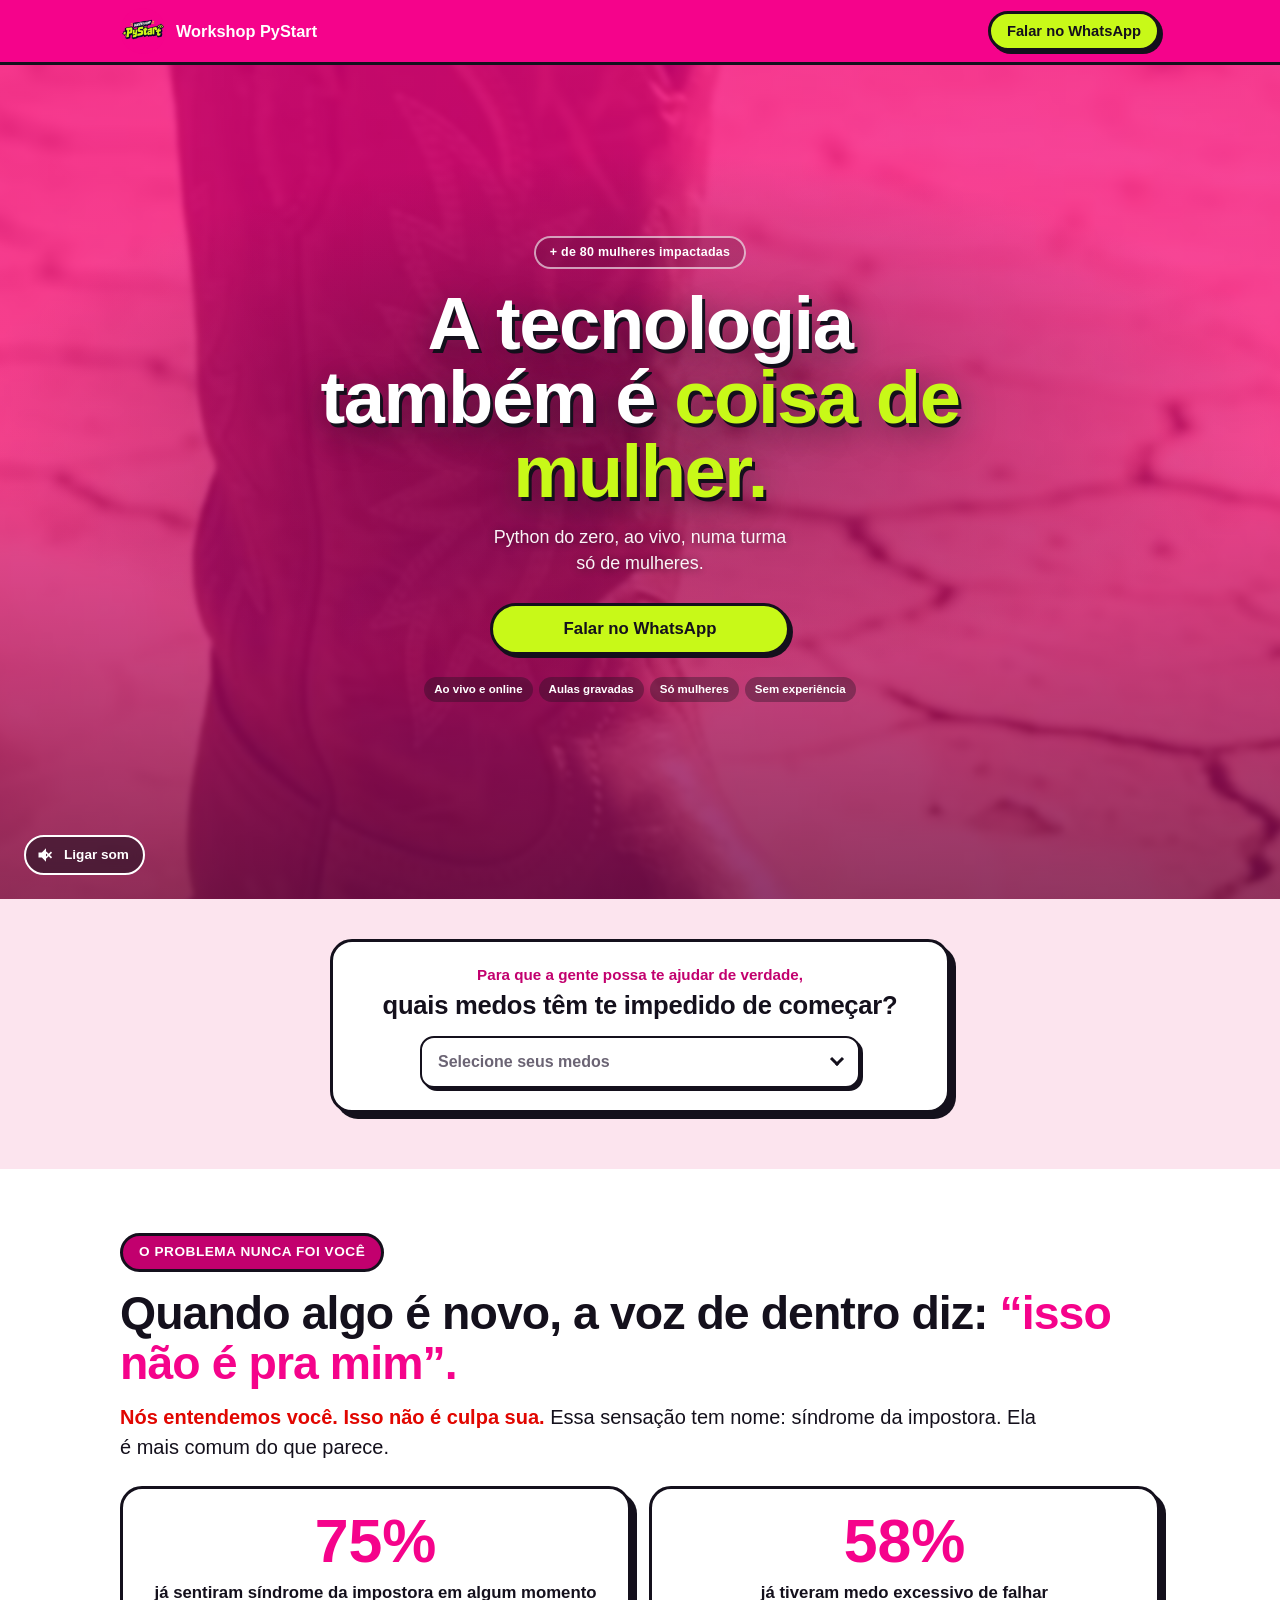
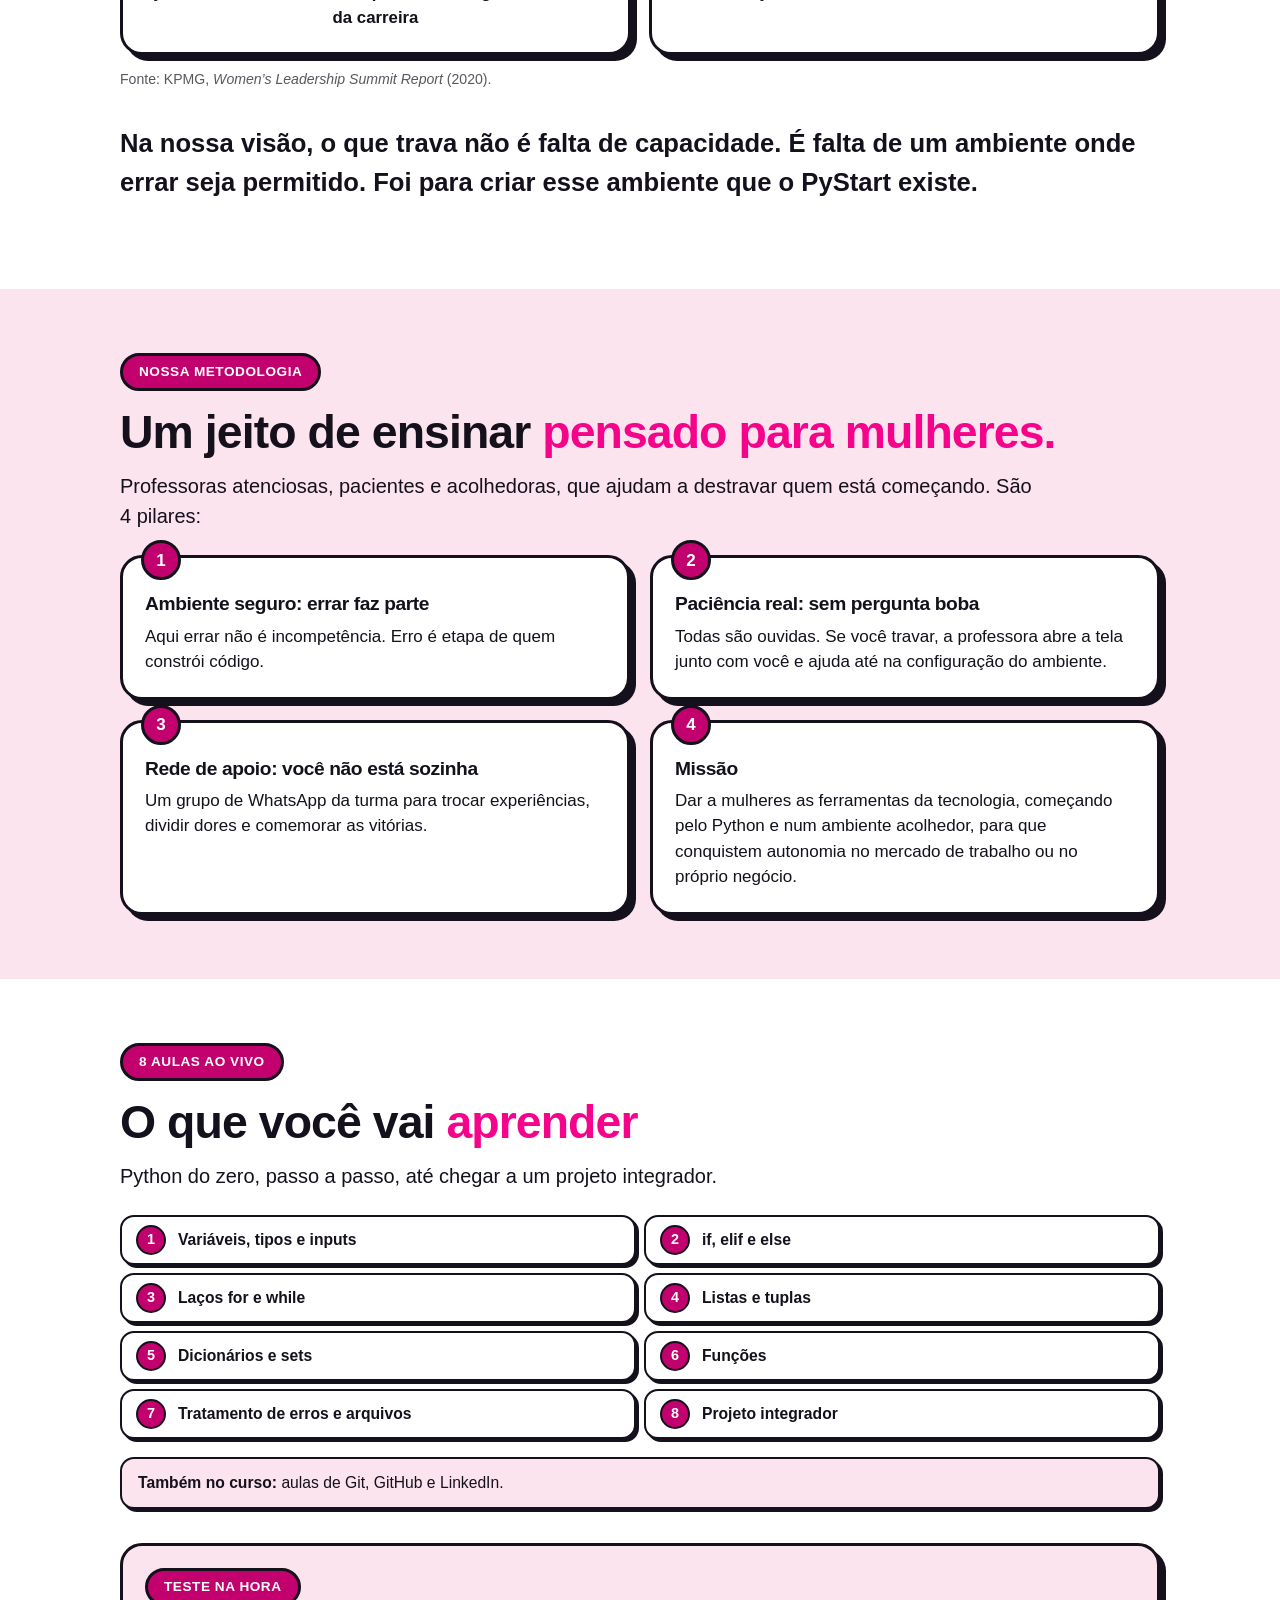
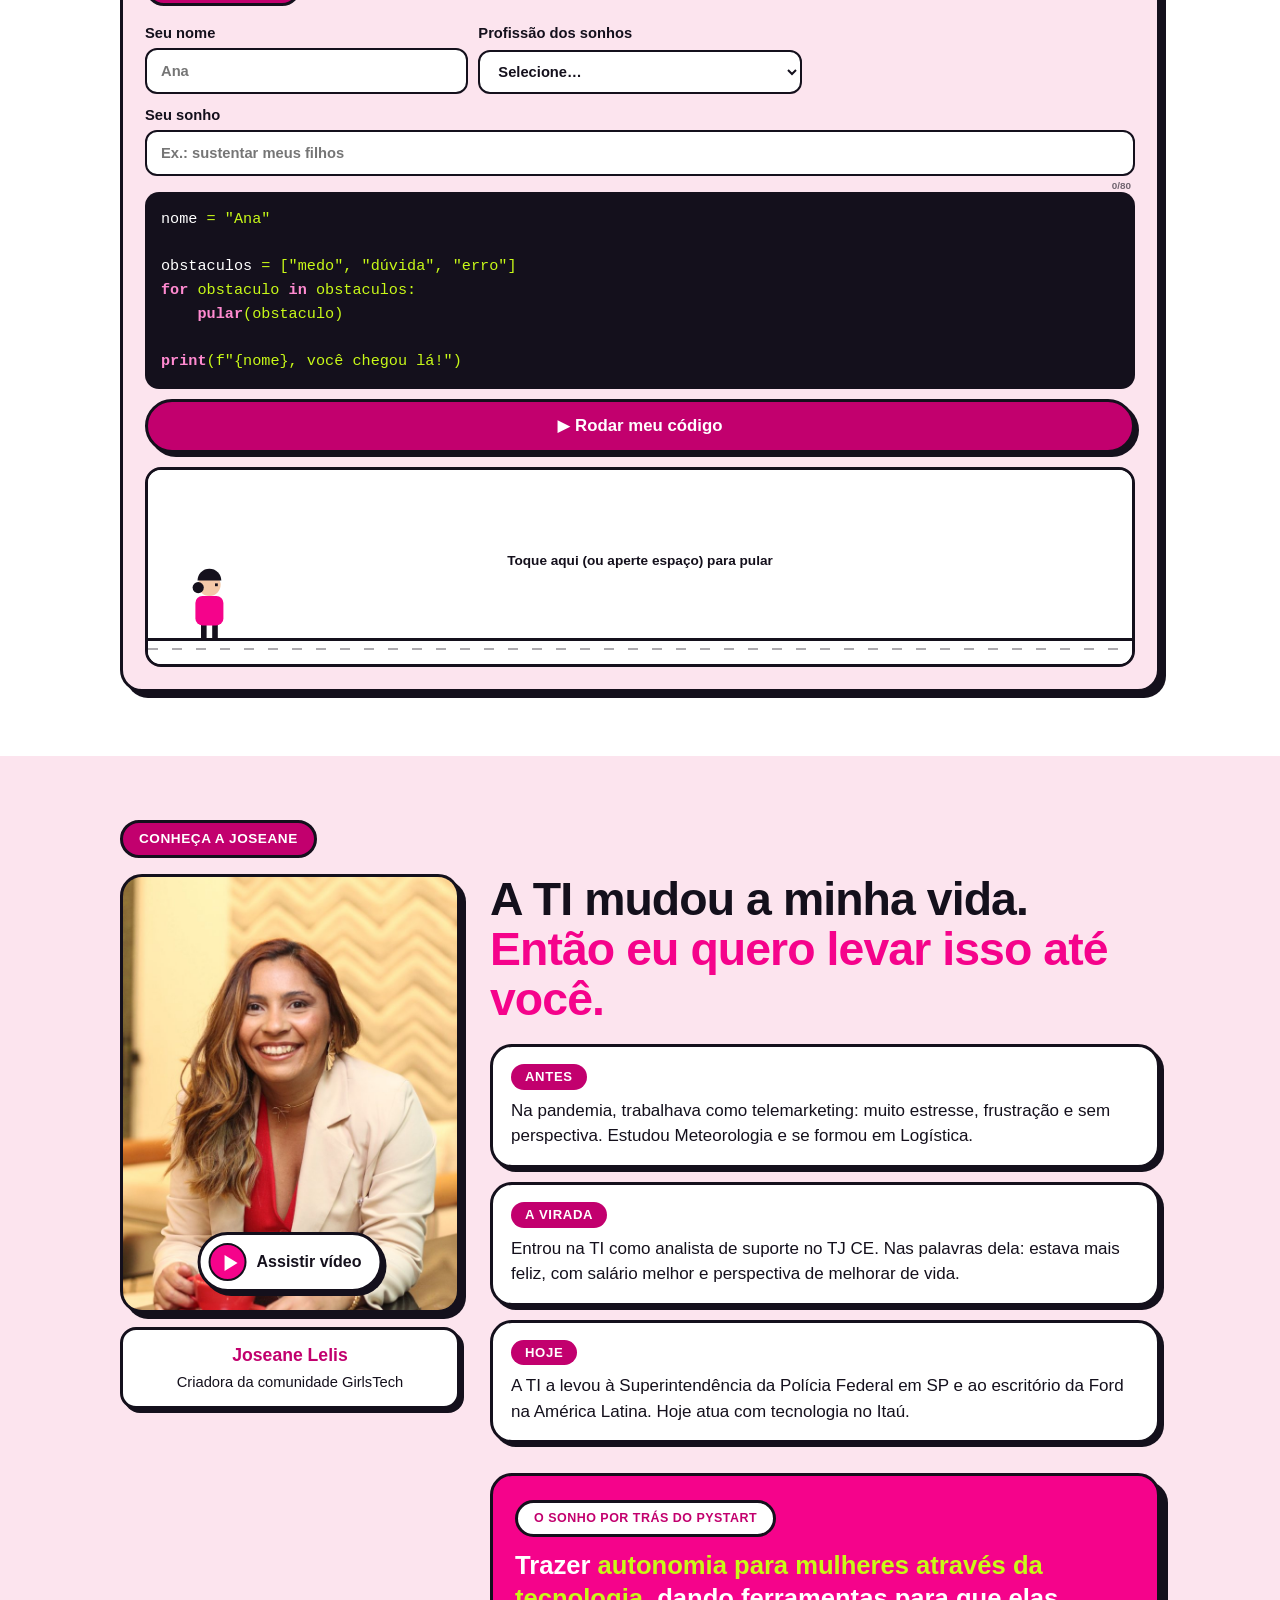
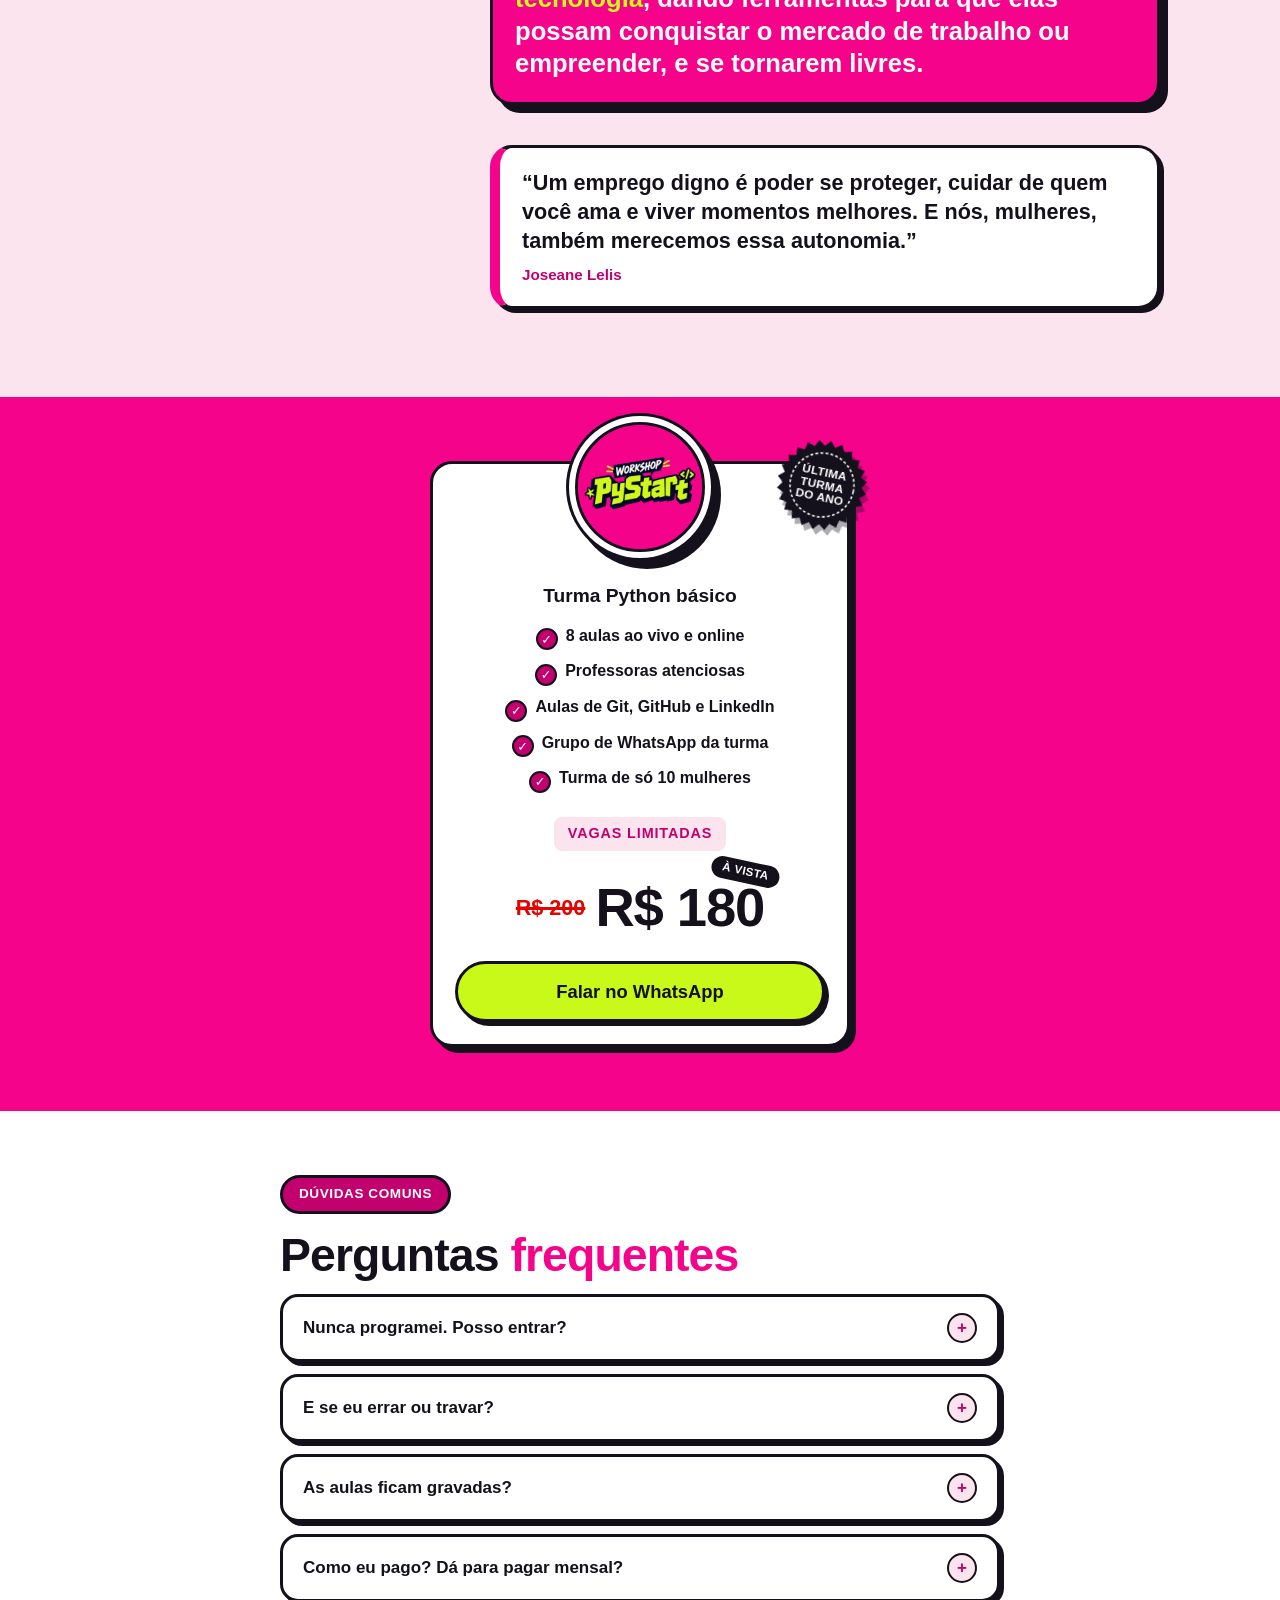
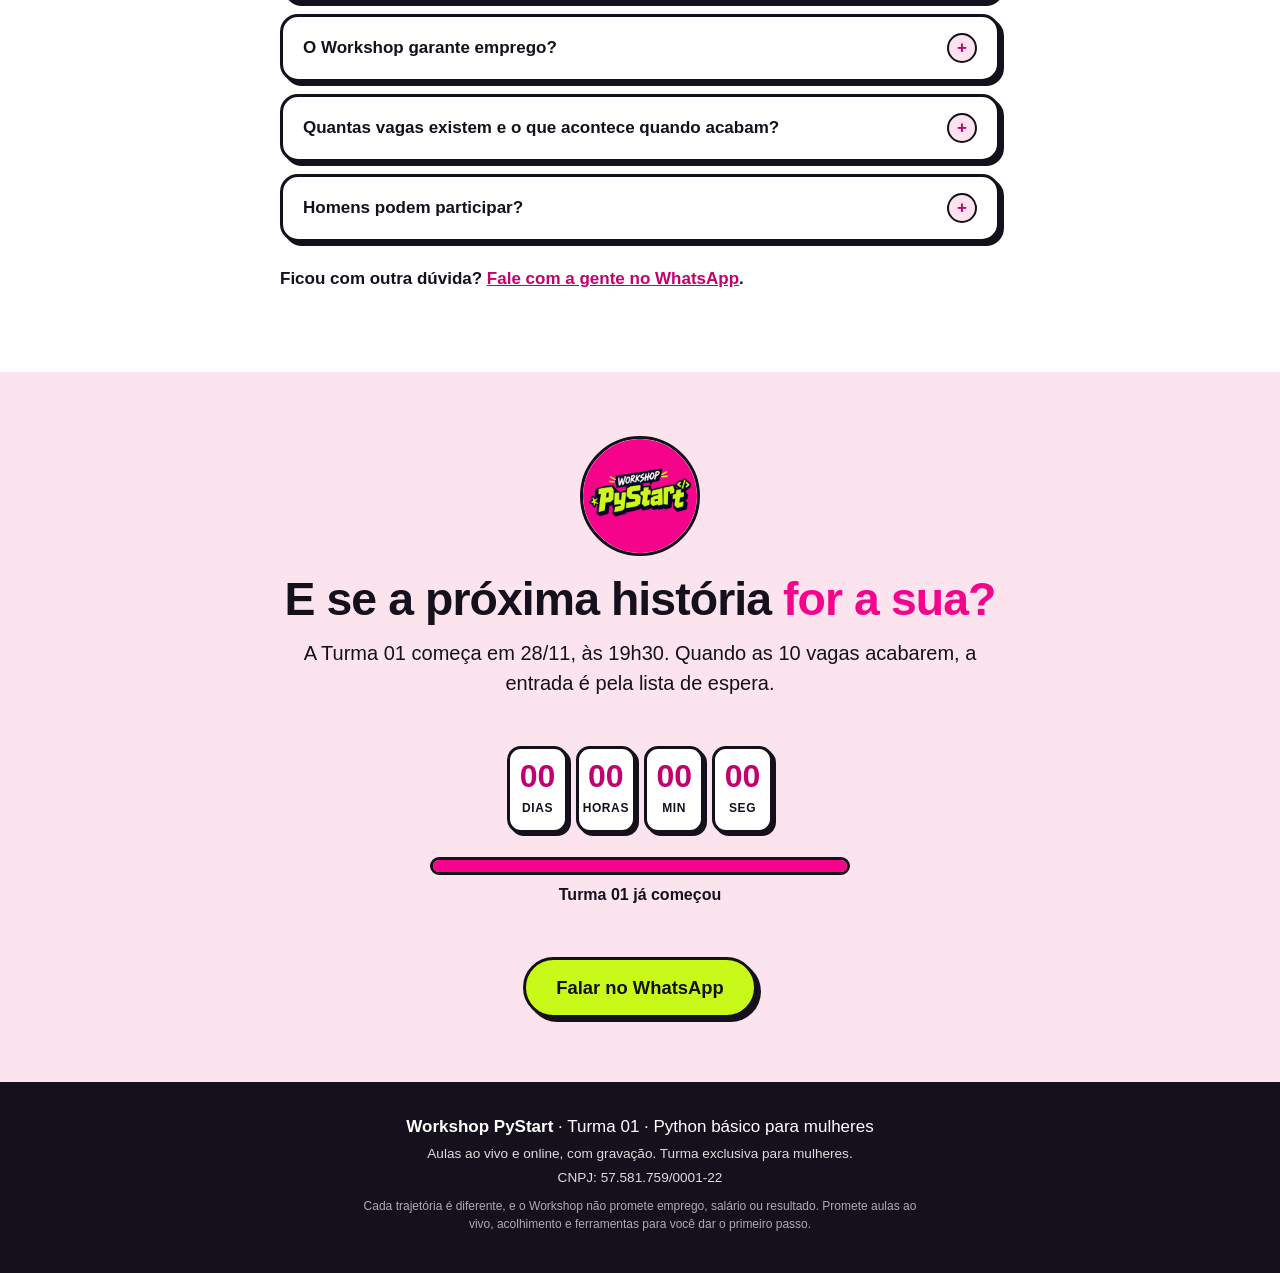
<file: index.html>
<!doctype html>
<html lang="pt-BR">
<head>
<meta charset="utf-8">
<meta name="viewport" content="width=device-width, initial-scale=1">
<title>Curso de Python para mulheres, do zero e ao vivo | Workshop PyStart</title>
<meta name="description" content="Aprenda Python do zero em 8 aulas ao vivo e online, numa turma só de mulheres. Professoras pacientes, aulas gravadas, Git, GitHub e LinkedIn. Começa em 28/11.">
<meta name="robots" content="index, follow, max-image-preview:large, max-snippet:-1">
<link rel="canonical" href="https://josyls.github.io/Pystart/">
<meta name="theme-color" content="#F5038B">
<meta name="author" content="Workshop PyStart">
<link rel="icon" type="image/png" sizes="128x128" href="assets/img/favicon.png">
<link rel="apple-touch-icon" href="assets/img/logo.png">
<link rel="sitemap" type="application/xml" href="sitemap.xml">
<meta name="google-site-verification" content="Z8egjiRvmtWa9MmFfc_MPmR0uSKW_LQO869b_a_raVQ">

<!-- Prévia ao compartilhar (WhatsApp, Instagram, Facebook, LinkedIn, X) -->
<meta property="og:type" content="website">
<meta property="og:locale" content="pt_BR">
<meta property="og:site_name" content="Workshop PyStart">
<meta property="og:title" content="Curso de Python para mulheres, do zero e ao vivo | Workshop PyStart">
<meta property="og:description" content="8 aulas ao vivo, turma de 10 mulheres, professoras pacientes. Começa em 28/11 às 19h30.">
<meta property="og:url" content="https://josyls.github.io/Pystart/">
<meta property="og:image" content="https://josyls.github.io/Pystart/assets/img/og.jpg">
<meta property="og:image:width" content="1200">
<meta property="og:image:height" content="630">
<meta property="og:image:alt" content="Workshop PyStart: curso de Python para mulheres">
<meta name="twitter:card" content="summary_large_image">
<meta name="twitter:title" content="Curso de Python para mulheres, do zero e ao vivo | Workshop PyStart">
<meta name="twitter:description" content="8 aulas ao vivo, turma de 10 mulheres, professoras pacientes. Começa em 28/11 às 19h30.">
<meta name="twitter:image" content="https://josyls.github.io/Pystart/assets/img/og.jpg">

<!-- Dados estruturados para o Google (organização, curso, evento online e perguntas frequentes).
     Ao mudar a data/preço da turma em config.js, atualize também startDate/price aqui. -->
<script type="application/ld+json">
{
  "@context": "https://schema.org",
  "@graph": [
    {
      "@type": "Organization",
      "@id": "https://josyls.github.io/Pystart/#org",
      "name": "Workshop PyStart",
      "url": "https://josyls.github.io/Pystart/",
      "logo": "https://josyls.github.io/Pystart/assets/img/logo.png",
      "founder": { "@type": "Person", "name": "Joseane Lelis" }
    },
    {
      "@type": "WebSite",
      "@id": "https://josyls.github.io/Pystart/#site",
      "name": "Workshop PyStart",
      "url": "https://josyls.github.io/Pystart/",
      "inLanguage": "pt-BR",
      "publisher": { "@id": "https://josyls.github.io/Pystart/#org" }
    },
    {
      "@type": "Course",
      "@id": "https://josyls.github.io/Pystart/#curso",
      "name": "Python básico para mulheres",
      "description": "Curso de Python do zero em 8 aulas ao vivo e online, numa turma exclusiva para mulheres, com aulas gravadas e aulas de Git, GitHub e LinkedIn.",
      "url": "https://josyls.github.io/Pystart/",
      "image": "https://josyls.github.io/Pystart/assets/img/og.jpg",
      "inLanguage": "pt-BR",
      "educationalLevel": "Iniciante",
      "teaches": ["Python", "Lógica de programação", "Git", "GitHub", "LinkedIn"],
      "provider": { "@id": "https://josyls.github.io/Pystart/#org" },
      "offers": {
        "@type": "Offer",
        "category": "Paid",
        "price": "180",
        "priceCurrency": "BRL",
        "availability": "https://schema.org/LimitedAvailability",
        "url": "https://josyls.github.io/Pystart/#garanta"
      },
      "hasCourseInstance": {
        "@type": "CourseInstance",
        "courseMode": "Online",
        "startDate": "2026-11-28T19:30:00-03:00",
        "instructor": { "@type": "Person", "name": "Joseane Lelis" },
        "location": { "@type": "VirtualLocation", "url": "https://josyls.github.io/Pystart/" }
      }
    },
    {
      "@type": "EducationEvent",
      "@id": "https://josyls.github.io/Pystart/#turma",
      "name": "Workshop PyStart – Python do zero para mulheres (Turma 01)",
      "description": "Primeira aula da turma de Python do zero, ao vivo e online, exclusiva para mulheres. 8 aulas, turma de 10 alunas.",
      "image": "https://josyls.github.io/Pystart/assets/img/og.jpg",
      "startDate": "2026-11-28T19:30:00-03:00",
      "eventStatus": "https://schema.org/EventScheduled",
      "eventAttendanceMode": "https://schema.org/OnlineEventAttendanceMode",
      "inLanguage": "pt-BR",
      "location": { "@type": "VirtualLocation", "url": "https://josyls.github.io/Pystart/" },
      "organizer": { "@id": "https://josyls.github.io/Pystart/#org" },
      "performer": { "@type": "Person", "name": "Joseane Lelis" },
      "maximumAttendeeCapacity": 10,
      "offers": {
        "@type": "Offer",
        "price": "180",
        "priceCurrency": "BRL",
        "availability": "https://schema.org/LimitedAvailability",
        "url": "https://josyls.github.io/Pystart/#garanta"
      }
    },
    {
      "@type": "FAQPage",
      "@id": "https://josyls.github.io/Pystart/#duvidas",
      "mainEntity": [
        { "@type": "Question", "name": "Nunca programei. Posso entrar?", "acceptedAnswer": { "@type": "Answer", "text": "Pode. O PyStart é Python do zero e você não precisa saber nada antes." } },
        { "@type": "Question", "name": "E se eu errar ou travar?", "acceptedAnswer": { "@type": "Answer", "text": "Errar faz parte e ninguém vai achar isso incompetência. Se você travar, a professora abre a tela junto com você e ajuda até na configuração do ambiente. Não existe pergunta boba." } },
        { "@type": "Question", "name": "As aulas ficam gravadas?", "acceptedAnswer": { "@type": "Answer", "text": "Sim, as aulas ficam gravadas. Elas acontecem ao vivo, às 19h30 (horário de Brasília), e é ao vivo que você tira as dúvidas com a professora." } },
        { "@type": "Question", "name": "Como eu pago? Dá para pagar mensal?", "acceptedAnswer": { "@type": "Answer", "text": "À vista, são R$ 180 pelo botão “Garanta sua vaga”. Se preferir pagar mensal, em 2× de R$ 100, peça a sua vaga mensal pelo WhatsApp." } },
        { "@type": "Question", "name": "O Workshop garante emprego?", "acceptedAnswer": { "@type": "Answer", "text": "Não. A gente não promete emprego, salário nem resultado. Prometemos aulas ao vivo, acolhimento e ferramentas (Python, Git, GitHub e LinkedIn) para você dar o primeiro passo." } },
        { "@type": "Question", "name": "Quantas vagas existem e o que acontece quando acabam?", "acceptedAnswer": { "@type": "Answer", "text": "São 10 vagas, confirmadas por ordem de pagamento. Depois da 10ª pessoa, as próximas entram na lista de espera." } },
        { "@type": "Question", "name": "Homens podem participar?", "acceptedAnswer": { "@type": "Answer", "text": "Não. A turma é exclusiva para mulheres." } }
      ]
    }
  ]
}
</script>

<script>document.documentElement.classList.add("js");if(!location.hash&&(window.scrollY||0)<10)document.documentElement.classList.add("pre-scroll");setTimeout(function(){document.documentElement.classList.add("reveal-all")},3500);</script>
<link rel="stylesheet" href="assets/style.css?v=62">
</head>
<body data-state="open">
<a class="skip" href="#conteudo">Pular para o conteúdo</a>
<div class="dev-warn" id="dev-warn" hidden>⚠️ Falta preencher o número do WhatsApp em <b>config.js</b> (campo <b>whatsapp</b>). Esta faixa só aparece no seu computador.</div>

<!-- ============ TOPO ============ -->
<header class="topbar">
  <div class="wrap topbar__in">
    <a class="brand" href="#topo" aria-label="Workshop PyStart – início">
      <img src="assets/img/logo.png" width="46" height="46" alt="">
      <span>Workshop PyStart</span>
    </a>
    <a class="btn btn--sm btn--lime" data-pay data-when="open" href="#garanta">Garanta sua vaga</a>
    <a class="btn btn--sm btn--lime" data-wa="espera" data-when="full" href="#garanta">Lista de espera</a>
    <a class="btn btn--sm btn--lime" data-wa="geral" data-when="closed" href="#garanta">Falar no WhatsApp</a>
  </div>
</header>

<main id="conteudo">

<!-- ============ HERO ============ -->
<section class="hero" id="topo">
  <div class="hero__bg" aria-hidden="true">
    <video class="hero__video" id="hero-video" autoplay muted loop playsinline webkit-playsinline disablepictureinpicture disableremoteplayback preload="auto" poster="assets/video/hero-poster.jpg">
      <source src="assets/video/hero.mp4" type="video/mp4">
    </video>
    <!-- reserva para quando o celular bloqueia vídeo automático (ex.: iPhone em Modo de Pouca Energia): imagem animada roda mesmo assim -->
    <img class="hero__video hero__anim" id="hero-anim" alt="" hidden data-src="assets/video/hero-anim.webp">
  </div>
  <button class="hero__sound" id="hero-sound" type="button" aria-pressed="false" aria-label="Ligar o som do vídeo" hidden>
    <svg class="hero__sound-on" viewBox="0 0 24 24" width="20" height="20" aria-hidden="true"><path fill="currentColor" d="M3 9v6h4l5 5V4L7 9H3zm13.5 3A4.5 4.5 0 0 0 14 8v8a4.5 4.5 0 0 0 2.5-4zM14 3.2v2.1a7 7 0 0 1 0 13.4v2.1a9 9 0 0 0 0-17.6z"/></svg>
    <svg class="hero__sound-off" viewBox="0 0 24 24" width="20" height="20" aria-hidden="true"><path fill="currentColor" d="M3 9v6h4l5 5V4L7 9H3zm13.6 3 2.7-2.7-1.4-1.4-2.7 2.7-2.7-2.7-1.4 1.4 2.7 2.7-2.7 2.7 1.4 1.4 2.7-2.7 2.7 2.7 1.4-1.4L16.6 12z"/></svg>
    <span class="hero__sound-txt">Ligar som</span>
  </button>
  <div class="wrap hero__grid">
    <div class="hero__text">
      <p class="proof">+ de 80 mulheres impactadas</p>
      <h1>A tecnologia também é <span class="hl">coisa de mulher.</span></h1>
      <p class="lead">Python do zero, ao vivo, numa turma só de mulheres.</p>

      <div class="cta-row">
        <a class="btn btn--lime btn--lg btn--cta" data-pay data-when="open" href="#garanta">Garanta sua vaga</a>
        <a class="btn btn--lime btn--lg" data-wa="espera" data-when="full" href="#garanta">Entrar na lista de espera</a>
        <a class="btn btn--lime btn--lg" data-wa="geral" data-when="closed" href="#garanta">Falar no WhatsApp</a>
        <a class="btn btn--quiet" data-wa="geral" data-when="open full" href="#garanta">Tirar dúvidas no WhatsApp</a>
      </div>

      <ul class="chips" aria-label="Resumo">
        <li>Ao vivo e online</li>
        <li>Aulas gravadas</li>
        <li>Só mulheres</li>
        <li>Sem experiência</li>
      </ul>
    </div>
  </div>
</section>

<!-- ============ QUAL O SEU MAIOR MEDO? ============ -->
<section class="fears" id="medos">
  <div class="wrap">
    <div class="fears__box card reveal">
      <p class="fears__pre">Para que a gente possa te ajudar de verdade,</p>
      <p class="fears__q">quais medos têm te impedido de começar?</p>
      <div class="msel" id="fears-sel">
        <button class="msel__btn" id="fears-btn" type="button" aria-expanded="false" aria-controls="fears">
          <span class="msel__val" id="fears-val">Selecione seus medos</span>
          <span class="msel__arrow" aria-hidden="true"></span>
        </button>
        <div class="msel__list" id="fears" role="group" aria-label="Medos que têm te impedido de começar" hidden>
          <label><input type="checkbox" value="errar"><span>Errar</span></label>
          <label><input type="checkbox" value="não ser capaz"><span>Não ser capaz</span></label>
          <label><input type="checkbox" value="ser julgada"><span>Ser julgada</span></label>
          <label><input type="checkbox" value="começar tarde demais"><span>Começar tarde demais</span></label>
          <label><input type="checkbox" value="não conseguir trabalho"><span>Não conseguir trabalho</span></label>
          <label><input type="checkbox" value="não ter tempo"><span>Não ter tempo</span></label>
          <label><input type="checkbox" value="não ser de exatas"><span>Não ser de exatas</span></label>
          <label><input type="checkbox" value="ficar para trás"><span>Ficar para trás</span></label>
          <button class="btn btn--sm btn--pink msel__ok" id="fears-ok" type="button">Pronto</button>
        </div>
      </div>
    </div>
  </div>
</section>

<!-- ============ PROBLEMA ============ -->
<section class="sec sec--white" id="problema">
  <div class="wrap">
    <p class="pill reveal">O problema nunca foi você</p>
    <h2 class="reveal">Quando algo é novo, a voz de dentro diz: <span class="hl-pink">“isso não é pra mim”.</span></h2>
    <p class="sec__lead reveal"><strong class="hl-red">Nós entendemos você. Isso não é culpa sua.</strong> Essa sensação tem nome: síndrome da impostora. Ela é mais comum do que parece.</p>

    <div class="stats">
      <div class="stat card reveal">
        <b>75%</b>
        <p>já sentiram síndrome da impostora em algum momento da carreira</p>
      </div>
      <div class="stat card reveal">
        <b>58%</b>
        <p>já tiveram medo excessivo de falhar</p>
      </div>
    </div>
    <p class="source">Fonte: KPMG, <em>Women’s Leadership Summit Report</em> (2020).</p>

    <p class="sec__lead sec__lead--big reveal">Na nossa visão, o que trava <strong>não é falta de capacidade</strong>. É falta de um ambiente onde errar seja permitido. Foi para criar esse ambiente que o PyStart existe.</p>
  </div>
</section>

<!-- ============ METODOLOGIA ============ -->
<section class="sec sec--blush" id="metodologia">
  <div class="wrap">
    <p class="pill reveal">Nossa metodologia</p>
    <h2 class="reveal">Um jeito de ensinar <span class="hl-pink">pensado para mulheres.</span></h2>
    <p class="sec__lead reveal">Professoras atenciosas, pacientes e acolhedoras, que ajudam a destravar quem está começando. São 4 pilares:</p>

    <div class="grid grid--5">
      <article class="card reveal"><span class="num">1</span><h3>Ambiente seguro: errar faz parte</h3><p>Aqui errar não é incompetência. Erro é etapa de quem constrói código.</p></article>
      <article class="card reveal"><span class="num">2</span><h3>Paciência real: sem pergunta boba</h3><p>Todas são ouvidas. Se você travar, a professora abre a tela junto com você e ajuda até na configuração do ambiente.</p></article>
      <article class="card reveal"><span class="num">3</span><h3>Rede de apoio: você não está sozinha</h3><p>Um grupo de WhatsApp da turma para trocar experiências, dividir dores e comemorar as vitórias.</p></article>
      <article class="card reveal"><span class="num">4</span><h3>Missão</h3><p id="mv-missao">Dar a mulheres as ferramentas da tecnologia, começando pelo Python e num ambiente acolhedor, para que conquistem autonomia no mercado de trabalho ou no próprio negócio.</p></article>
    </div>
  </div>
</section>

<!-- ============ EMENTA ============ -->
<section class="sec sec--white" id="ementa">
  <div class="wrap">
    <p class="pill reveal">8 aulas ao vivo</p>
    <h2 class="reveal">O que você vai <span class="hl-pink">aprender</span></h2>
    <p class="sec__lead reveal">Python do zero, passo a passo, até chegar a um projeto integrador.</p>

    <ol class="syllabus">
      <li class="card reveal"><span>1</span>Variáveis, tipos e inputs</li>
      <li class="card reveal"><span>2</span>if, elif e else</li>
      <li class="card reveal"><span>3</span>Laços for e while</li>
      <li class="card reveal"><span>4</span>Listas e tuplas</li>
      <li class="card reveal"><span>5</span>Dicionários e sets</li>
      <li class="card reveal"><span>6</span>Funções</li>
      <li class="card reveal"><span>7</span>Tratamento de erros e arquivos</li>
      <li class="card reveal"><span>8</span>Projeto integrador</li>
    </ol>
    <p class="extra card reveal"><b>Também no curso:</b> aulas de Git, GitHub e LinkedIn.</p>

    <div class="play card reveal" id="play">
      <p class="pill">Teste na hora</p>

      <div class="play__fields">
        <label>Seu nome
          <input id="play-name" type="text" maxlength="16" autocomplete="off" placeholder="Ana">
        </label>
        <label>Profissão dos sonhos
          <select id="play-job">
            <option value="" selected>Selecione…</option>
            <option>Desenvolvedora</option>
            <option>Cientista de dados</option>
            <option>Analista de dados</option>
            <option>Engenheira de software</option>
            <option>Designer de produto</option>
          </select>
        </label>
        <label class="play__dream">Seu sonho
          <input id="play-dream" type="text" maxlength="80" autocomplete="off" placeholder="Ex.: sustentar meus filhos">
          <small class="play__count" id="play-dream-count">0/80</small>
        </label>
      </div>


      <pre class="code"><code id="play-code"></code></pre>

      <button class="btn btn--pink btn--block" id="play-run" type="button">▶ Rodar meu código</button>

      <div class="game" id="play-game" tabindex="0" aria-label="Jogo: toque ou aperte espaço para pular">
        <canvas id="play-canvas"></canvas>
        <p class="game__hint" id="play-hint">Toque aqui (ou aperte espaço) para pular</p>
      </div>
    </div>
  </div>
</section>

<!-- ============ JOSEANE ============ -->
<section class="sec sec--blush" id="joseane">
  <div class="wrap">
    <p class="pill reveal">Conheça a Joseane</p>
    <div class="jo">
      <figure class="jo__photo reveal">
        <div class="jo__media" id="video">
          <img src="assets/img/joseane.jpg" width="360" height="467" alt="Joseane Lelis sorrindo, com blazer claro e blusa vermelha" loading="lazy">
          <button class="jo__play" id="video-play" type="button" hidden aria-label="Assistir ao vídeo da Joseane">
            <span class="jo__play-ic" aria-hidden="true"></span>
            <span class="jo__play-txt">Assistir vídeo</span>
          </button>
        </div>
        <figcaption><b>Joseane Lelis</b><span>Criadora da comunidade GirlsTech</span></figcaption>
      </figure>

      <div class="jo__text">
        <h2 class="reveal">A TI mudou a minha vida. <span class="hl-pink">Então eu quero levar isso até você.</span></h2>

        <ol class="timeline">
          <li class="reveal"><b>Antes</b><p>Na pandemia, trabalhava como telemarketing: muito estresse, frustração e sem perspectiva. Estudou Meteorologia e se formou em Logística.</p></li>
          <li class="reveal"><b>A virada</b><p>Entrou na TI como analista de suporte no TJ CE. Nas palavras dela: estava mais feliz, com salário melhor e perspectiva de melhorar de vida.</p></li>
          <li class="reveal"><b>Hoje</b><p>A TI a levou à Superintendência da Polícia Federal em SP e ao escritório da Ford na América Latina. Hoje atua com tecnologia no Itaú.</p></li>
        </ol>

        <div class="dream reveal">
          <p class="pill">O sonho por trás do PyStart</p>
          <p class="dream__txt">Trazer <strong>autonomia para mulheres através da tecnologia</strong>, dando ferramentas para que elas possam conquistar o mercado de trabalho ou empreender, e se tornarem livres.</p>
        </div>

        <blockquote class="quote reveal">
          “Um emprego digno é poder se proteger, cuidar de quem você ama e viver momentos melhores. E nós, mulheres, também merecemos essa autonomia.”
          <cite>Joseane Lelis</cite>
        </blockquote>
      </div>
    </div>
  </div>
</section>

<!-- ============ INVESTIMENTO ============ -->
<section class="sec sec--pink invest" id="investimento">
  <div class="wrap">
    <aside class="ticket card reveal" id="garanta" aria-label="Resumo da turma">
      <img class="ticket__logo" src="assets/img/logo.png" width="130" height="130" alt="Logo Workshop PyStart" loading="lazy">
      <p class="seal"><svg viewBox="0 0 100 100" aria-hidden="true"><polygon points="50.0,2.0 55.5,8.4 62.4,3.6 66.1,11.2 74.0,8.4 75.6,16.7 83.9,16.1 83.3,24.4 91.6,26.0 88.8,33.9 96.4,37.6 91.6,44.5 98.0,50.0 91.6,55.5 96.4,62.4 88.8,66.1 91.6,74.0 83.3,75.6 83.9,83.9 75.6,83.3 74.0,91.6 66.1,88.8 62.4,96.4 55.5,91.6 50.0,98.0 44.5,91.6 37.6,96.4 33.9,88.8 26.0,91.6 24.4,83.3 16.1,83.9 16.7,75.6 8.4,74.0 11.2,66.1 3.6,62.4 8.4,55.5 2.0,50.0 8.4,44.5 3.6,37.6 11.2,33.9 8.4,26.0 16.7,24.4 16.1,16.1 24.4,16.7 26.0,8.4 33.9,11.2 37.6,3.6 44.5,8.4"/><circle cx="50" cy="50" r="34"/></svg><span>Última<br>turma<br>do ano</span></p>
      <p class="ticket__title">Turma Python básico</p>
      <ul class="ticket__perks">
        <li>8 aulas ao vivo e online</li>
        <li>Professoras atenciosas</li>
        <li>Aulas de Git, GitHub e LinkedIn</li>
        <li>Grupo de WhatsApp da turma</li>
        <li>Turma de só 10 mulheres</li>
      </ul>

      <p class="ticket__limited">Vagas limitadas</p>

      <p class="ticket__price"><s>R$ 200</s> <span class="ticket__now"><b>R$ 180</b><em>à vista</em></span></p>

      <div class="ticket__cta">
        <a class="btn btn--lime btn--lg btn--block btn--cta" data-pay data-when="open" href="#garanta">Garanta sua vaga</a>
        <a class="btn btn--lime btn--lg btn--block" data-wa="espera" data-when="full" href="#garanta">Entrar na lista de espera</a>
        <a class="btn btn--lime btn--lg btn--block" data-wa="geral" data-when="closed" href="#garanta">Falar no WhatsApp</a>
        <a class="btn btn--quiet" data-wa="geral" data-when="open full" href="#garanta">Tirar dúvidas no WhatsApp</a>
      </div>
    </aside>
  </div>
</section>

<!-- ============ FAQ ============ -->
<section class="sec sec--white" id="duvidas">
  <div class="wrap wrap--narrow">
    <p class="pill reveal">Dúvidas comuns</p>
    <h2 class="reveal">Perguntas <span class="hl-pink">frequentes</span></h2>

    <div class="faq">
      <details class="reveal"><summary>Nunca programei. Posso entrar?</summary><p>Pode. O PyStart é Python do zero e você não precisa saber nada antes.</p></details>
      <details class="reveal"><summary>E se eu errar ou travar?</summary><p>Errar faz parte e ninguém vai achar isso incompetência. Se você travar, a professora abre a tela junto com você e ajuda até na configuração do ambiente. Não existe pergunta boba.</p></details>
      <details class="reveal"><summary>As aulas ficam gravadas?</summary><p>Sim, as aulas ficam gravadas. Elas acontecem ao vivo, às 19h30 (horário de Brasília), e é ao vivo que você tira as dúvidas com a professora. Se tiver dúvida sobre como acessar as gravações, chame a gente no WhatsApp.</p></details>
      <details class="reveal"><summary>Como eu pago? Dá para pagar mensal?</summary><p>À vista, são R$ 180 pelo botão “Garanta sua vaga”. Se preferir pagar mensal, em 2× de R$ 100, peça a sua vaga mensal pelo WhatsApp.</p></details>
      <details class="reveal"><summary>O Workshop garante emprego?</summary><p>Não. A gente não promete emprego, salário nem resultado. Prometemos aulas ao vivo, acolhimento e ferramentas (Python, Git, GitHub e LinkedIn) para você dar o primeiro passo. Para onde ir depois é uma decisão sua.</p></details>
      <details class="reveal"><summary>Quantas vagas existem e o que acontece quando acabam?</summary><p>São 10 vagas, confirmadas por ordem de pagamento. Depois da 10ª pessoa, as próximas entram na lista de espera.</p></details>
      <details class="reveal"><summary>Homens podem participar?</summary><p>Não. A turma é exclusiva para mulheres.</p></details>
    </div>

    <p class="faq__more reveal">Ficou com outra dúvida? <a data-wa="geral" href="#garanta">Fale com a gente no WhatsApp</a>.</p>
  </div>
</section>

<!-- ============ CTA FINAL ============ -->
<section class="sec sec--blush final" id="final">
  <div class="wrap wrap--narrow final__in">
    <img src="assets/img/logo.png" width="120" height="120" alt="" loading="lazy">
    <h2 class="reveal">E se a próxima história <span class="hl-pink">for a sua?</span></h2>
    <p class="sec__lead reveal">A Turma 01 começa em 28/11, às 19h30. Quando as 10 vagas acabarem, a entrada é pela lista de espera.</p>

    <div class="countdown" data-countdown>
      <div><b data-cd="d">--</b><span>dias</span></div>
      <div><b data-cd="h">--</b><span>horas</span></div>
      <div><b data-cd="m">--</b><span>min</span></div>
      <div><b data-cd="s">--</b><span>seg</span></div>
    </div>
    <div class="seats seats--final" data-seats>
      <div class="seats__bar" role="img" aria-label="Ocupação das vagas"><i data-seats-fill></i></div>
      <p class="seats__txt" data-seats-text>—</p>
    </div>

    <div class="cta-row cta-row--center">
      <a class="btn btn--lime btn--lg btn--cta" data-pay data-when="open" href="#garanta">Garanta sua vaga</a>
      <a class="btn btn--lime btn--lg" data-wa="espera" data-when="full" href="#garanta">Entrar na lista de espera</a>
      <a class="btn btn--lime btn--lg" data-wa="geral" data-when="closed" href="#garanta">Falar no WhatsApp</a>
      <a class="btn btn--quiet" data-wa="geral" data-when="open full" href="#garanta">Tirar dúvidas no WhatsApp</a>
    </div>
  </div>
</section>
</main>

<footer class="footer">
  <div class="wrap">
    <p><b>Workshop PyStart</b> · Turma 01 · Python básico para mulheres</p>
    <p class="footer__small">Aulas ao vivo e online, com gravação. Turma exclusiva para mulheres.</p>
    <p class="footer__small">CNPJ: 57.581.759/0001-22</p>
    <p class="footer__small footer__note">Cada trajetória é diferente, e o Workshop não promete emprego, salário ou resultado. Promete aulas ao vivo, acolhimento e ferramentas para você dar o primeiro passo.</p>
  </div>
</footer>

<!-- Barra fixa no celular -->
<div class="sticky" id="sticky" aria-hidden="true">
  <p><b data-seats-text>—</b><span>Começa 28/11 às 19h30</span></p>
  <a class="btn btn--sm btn--lime" data-pay data-when="open" href="#garanta" tabindex="-1">Garanta sua vaga</a>
  <a class="btn btn--sm btn--lime" data-wa="espera" data-when="full" href="#garanta" tabindex="-1">Lista de espera</a>
</div>

<!-- Vídeo da Joseane em tela cheia (abre pelo botão "Assistir vídeo") -->
<div class="vmodal" id="vmodal" hidden role="dialog" aria-modal="true" aria-label="Vídeo da Joseane Lelis">
  <canvas class="vmodal__rain" id="vrain" aria-hidden="true"></canvas>
  <button class="vmodal__x" id="vmodal-x" type="button" aria-label="Fechar vídeo">✕</button>
  <div class="vmodal__frame" id="vmodal-frame">
    <button class="vmodal__tap" id="vmodal-tap" type="button" aria-label="Pausar ou continuar o vídeo"><span class="vmodal__paused" aria-hidden="true"></span></button>
  </div>
</div>

<!-- Botão flutuante do WhatsApp -->
<a class="wa-float" id="wa-float" data-wa="geral" href="#garanta" aria-label="Falar com a gente no WhatsApp">
  <svg viewBox="0 0 24 24" width="30" height="30" aria-hidden="true" focusable="false"><path fill="currentColor" d="M17.472 14.382c-.297-.149-1.758-.867-2.03-.967-.273-.099-.471-.148-.67.15-.197.297-.767.966-.94 1.164-.173.199-.347.223-.644.075-.297-.15-1.255-.463-2.39-1.475-.883-.788-1.48-1.761-1.653-2.059-.173-.297-.018-.458.13-.606.134-.133.298-.347.446-.52.149-.174.198-.298.298-.497.099-.198.05-.371-.025-.52-.075-.149-.669-1.612-.916-2.207-.242-.579-.487-.5-.669-.51-.173-.008-.371-.01-.57-.01-.198 0-.52.074-.792.372-.272.297-1.04 1.016-1.04 2.479 0 1.462 1.065 2.875 1.213 3.074.149.198 2.096 3.2 5.077 4.487.709.306 1.262.489 1.694.625.712.227 1.36.195 1.871.118.571-.085 1.758-.719 2.006-1.413.248-.694.248-1.289.173-1.413-.074-.124-.272-.198-.57-.347m-5.421 7.403h-.004a9.87 9.87 0 01-5.031-1.378l-.361-.214-3.741.982.998-3.648-.235-.374a9.86 9.86 0 01-1.51-5.26c.001-5.45 4.436-9.884 9.888-9.884 2.64 0 5.122 1.03 6.988 2.898a9.825 9.825 0 012.893 6.994c-.003 5.45-4.437 9.884-9.885 9.884m8.413-18.297A11.815 11.815 0 0012.05 0C5.495 0 .16 5.335.157 11.892c0 2.096.547 4.142 1.588 5.945L.057 24l6.305-1.654a11.882 11.882 0 005.683 1.448h.005c6.554 0 11.89-5.335 11.893-11.893a11.821 11.821 0 00-3.48-8.413z"/></svg>
  <span class="wa-float__tip">Fale com a gente</span>
</a>

<script src="config.js?v=2"></script>
<script src="assets/app.js?v=42"></script>
</body>
</html>
</file>
<file: assets/style.css>
/* ===== Workshop PyStart – página de conversão ===== */
:root{
  /* Sistema de cor (regra 60-30-10):
     60% neutro  -> branco e --blush (rosinha claro) se alternando nas seções
     30% marca   -> --pink (hero, preço, destaques grandes) e --pink-deep (textos e etiquetas pequenas)
     10% ação    -> --lime: SÓ em botões de conversão (e realces sobre o rosa forte, como no hero)
     --ink: textos, bordas, sombras e rodapé. Vermelho só para alerta/preço riscado; verde do WhatsApp é da marca dele.
     Contraste (WCAG): ink/branco 18:1 · deep/branco 6:1 · deep/blush 5:1 · branco/deep 6:1 · ink/lime 15:1 */
  --pink:#F5038B; --pink-deep:#C2006E; --blush:#FCE4EE; --lime:#C8F918; --ink:#14101C; --red:#E10600;
  --white:#fff;
  --bw:3px; --r:22px; --shadow:6px 6px 0 var(--ink);
  --font:"Helvetica Neue",Arial,system-ui,-apple-system,"Segoe UI",Roboto,sans-serif;
}
*,*::before,*::after{box-sizing:border-box}
html{scroll-behavior:smooth;-webkit-text-size-adjust:100%}
body{margin:0;font-family:var(--font);color:var(--ink);background:var(--white);line-height:1.5;font-size:17px;padding-bottom:0}
img{max-width:100%;height:auto;display:block}
a{color:inherit}
[hidden]{display:none!important}
.skip{position:absolute;left:-999px;top:8px;background:var(--lime);color:var(--ink);padding:10px 14px;border-radius:10px;font-weight:800;z-index:100}
.skip:focus{left:8px}
:focus-visible{outline:4px solid var(--ink);outline-offset:3px;border-radius:6px}
.sec--pink :focus-visible{outline-color:#fff}

.wrap{width:100%;max-width:1080px;margin:0 auto;padding:0 20px}
.wrap--narrow{max-width:760px}

/* ---------- tipografia ---------- */
h1,h2,h3{font-family:var(--font);font-weight:900;line-height:1.08;margin:0;letter-spacing:-.02em}
h1{font-size:clamp(2.2rem,7.2vw,4rem)}
h2{font-size:clamp(1.75rem,5.4vw,2.9rem);margin-bottom:14px}
h3{font-size:1.2rem;line-height:1.2}
.hl{color:var(--lime)}
.hl-pink{color:var(--pink)}
.hl-red{color:var(--red);font-weight:900}
.lead{font-size:clamp(1.1rem,3.4vw,1.35rem);font-weight:600;margin:18px 0 0}
.sec__lead{font-size:clamp(1.05rem,3vw,1.25rem);margin:0 0 24px;max-width:46em}
.sec__lead--big{font-size:clamp(1.2rem,3.6vw,1.6rem);font-weight:700;margin-top:34px}
.sub{font-size:clamp(1.3rem,4vw,1.8rem);margin:44px 0 18px}
.source,.disclaimer,.play__note,.price__fine{font-size:.88rem;opacity:.9}

/* ---------- pills / botões ---------- */
.pill{display:inline-block;border:var(--bw) solid var(--ink);border-radius:999px;padding:6px 16px;font-weight:900;font-size:.85rem;letter-spacing:.04em;text-transform:uppercase;margin:0 0 16px}
.pill{background:var(--pink-deep);color:#fff}

.btn{display:inline-flex;align-items:center;justify-content:center;gap:8px;text-align:center;font:inherit;font-weight:900;text-decoration:none;cursor:pointer;
  border:var(--bw) solid var(--ink);border-radius:999px;padding:14px 26px;font-size:1.05rem;box-shadow:4px 4px 0 var(--ink);transition:transform .12s ease,box-shadow .12s ease;line-height:1.15}
.btn:hover{transform:translate(-2px,-2px);box-shadow:6px 6px 0 var(--ink)}
.btn:active{transform:translate(3px,3px);box-shadow:1px 1px 0 var(--ink)}
.btn--lime{background:var(--lime);color:var(--ink)}
.btn--pink{background:var(--pink-deep);color:#fff}
.btn--ink{background:var(--ink);color:var(--lime)}
.btn--ghost{background:#fff;color:var(--ink)}
.btn--lg{padding:17px 30px;font-size:1.15rem}
.btn--sm{padding:9px 16px;font-size:.92rem;box-shadow:3px 3px 0 var(--ink)}
.btn--block{display:flex;width:100%}
/* CTA de compra: o elemento mais forte da página (maior, sombra mais funda, brilho que passa a cada poucos segundos) */
.btn--cta{position:relative;overflow:hidden;font-size:1.58rem;padding:19px 34px;box-shadow:6px 6px 0 var(--ink);-webkit-text-stroke:.7px currentColor;letter-spacing:.01em}
.btn--cta:hover{box-shadow:8px 8px 0 var(--ink)}
.btn--cta::after{content:"";position:absolute;top:0;bottom:0;left:0;width:45%;background:linear-gradient(105deg,transparent,rgba(255,255,255,.85),transparent);transform:translateX(-160%) skewX(-12deg);animation:ctaShine 3.6s ease-in-out 1.2s infinite;pointer-events:none}
@keyframes ctaShine{0%{transform:translateX(-160%) skewX(-12deg)}35%,100%{transform:translateX(330%) skewX(-12deg)}}
/* ação secundária (dúvidas no WhatsApp): discreta, para não disputar com o CTA */
.btn--quiet{background:transparent;color:inherit;border:2px solid currentColor;box-shadow:none;padding:9px 18px;font-size:.88rem;font-weight:800;opacity:.9}
.btn--quiet:hover{box-shadow:none;transform:none;opacity:1;text-decoration:underline}
.btn--quiet:active{box-shadow:none;transform:none}
.ticket__cta{display:grid;justify-items:center;gap:12px}

/* ---------- cartões ---------- */
.card{background:#fff;border:var(--bw) solid var(--ink);border-radius:var(--r);box-shadow:var(--shadow);padding:22px}
.card--white{background:#fff}

/* ---------- topo ---------- */
.dev-warn{background:#ffd23f;color:var(--ink);padding:10px 16px;text-align:center;font-weight:700;font-size:.9rem}
.topbar{position:sticky;top:0;z-index:50;background:var(--pink);border-bottom:var(--bw) solid var(--ink)}
.topbar__in{display:flex;align-items:center;justify-content:space-between;gap:12px;padding-top:8px;padding-bottom:8px}
.brand{display:flex;align-items:center;gap:10px;text-decoration:none;font-weight:900;color:#fff}
.brand img{border-radius:50%}
.brand span{font-size:1.02rem}

/* ---------- hero ---------- */
.hero{background:var(--pink);color:#fff;padding:34px 0 64px;position:relative;overflow:hidden}
.hero::before{content:"";position:absolute;inset:auto -20% -55% -20%;height:70%;background:var(--soft);border-radius:50%;opacity:.0}
.hero{min-height:calc(100vh - 66px);min-height:calc(100lvh - 66px);display:flex;align-items:center}
/* vídeo de fundo: tela toda, translúcido sobre o rosa, com véu para o texto ficar legível */
.hero__bg{position:absolute;inset:0;z-index:0;overflow:hidden;pointer-events:none;background:var(--pink)}
.hero__video{position:absolute;inset:0;width:100%;height:100%;object-fit:cover;object-position:center 35%;opacity:.42;filter:saturate(.9)}
.hero__bg::after{content:"";position:absolute;inset:0;background:radial-gradient(ellipse 75% 45% at 50% 42%,rgba(20,16,28,.38),rgba(20,16,28,0) 70%),linear-gradient(180deg,rgba(245,3,139,.25) 0%,rgba(245,3,139,.1) 45%,rgba(20,16,28,.45) 100%)}
.hero__grid{position:relative;z-index:1}
.hero__sound{position:absolute;left:16px;bottom:16px;z-index:2;display:inline-flex;align-items:center;gap:8px;padding:8px 14px 8px 10px;border:2px solid #fff;border-radius:999px;background:rgba(20,16,28,.55);color:#fff;font:inherit;font-weight:800;font-size:.85rem;cursor:pointer;-webkit-backdrop-filter:blur(6px);backdrop-filter:blur(6px);transition:background .15s ease,transform .12s ease}
.hero__sound:hover{background:rgba(20,16,28,.8);transform:translateY(-1px)}
.hero__sound:focus-visible{outline-color:var(--lime)}
.hero__sound-on,.hero__sound[aria-pressed="true"] .hero__sound-off{display:none}
.hero__sound[aria-pressed="true"] .hero__sound-on{display:block}
.hero__grid{display:flex;justify-content:center}
.hero__text{display:flex;flex-direction:column;align-items:center;text-align:center;width:100%}
.proof{display:inline-block;margin:0 0 18px;padding:5px 14px;background:rgba(20,16,28,.18);border:2px solid rgba(255,255,255,.6);border-radius:999px;font-size:.78rem;font-weight:800;letter-spacing:.02em;color:#fff}
/* headline e sub sobre o vídeo: sombra dura (estilo da marca) + halo escuro suave para destacar do fundo em movimento */
.hero h1{margin:0;width:100%;max-width:92%;font-size:clamp(2.8rem,13vw,4.9rem);line-height:1;text-shadow:3px 4px 0 var(--ink),0 10px 34px rgba(20,16,28,.55)}
.hero .lead{max-width:30ch;font-size:clamp(1rem,3vw,1.12rem);font-weight:500;line-height:1.45;margin:16px auto 0;opacity:.95;text-shadow:0 1px 10px rgba(20,16,28,.6)}
.chips{display:flex;flex-wrap:wrap;justify-content:center;gap:6px;list-style:none;margin:22px 0 0;padding:0}
.chips li{background:rgba(20,16,28,.35);color:#fff;border-radius:999px;padding:4px 10px;font-weight:800;font-size:.72rem}
.cta-row{display:flex;flex-wrap:wrap;justify-content:center;gap:14px;margin-top:26px}
.hero .cta-row{width:100%}
.hero .cta-row{flex-direction:column;align-items:center;gap:16px}
.hero .cta-row .btn{width:min(100%,300px);white-space:nowrap;padding:13px 14px;font-size:1.05rem;box-shadow:3px 3px 0 var(--ink)}
.hero .cta-row .btn--cta{width:min(100%,340px);padding:19px 16px;font-size:1.58rem;box-shadow:6px 6px 0 var(--ink)}
.hero .cta-row .btn--quiet{width:auto;padding:8px 16px;font-size:.86rem;box-shadow:none}
.cta-row--center{justify-content:center}

.ticket{text-align:center;color:var(--ink);transform:rotate(-1.5deg);max-width:420px;margin:0 auto;width:100%;background:#fff}
/* logo do cartão: anel branco separa o círculo rosa do fundo rosa; sombra dura no estilo da marca */
.ticket__logo{margin:-64px auto 30px;border-radius:50%;border:var(--bw) solid var(--ink);background:var(--pink);box-shadow:0 0 0 6px #fff,0 0 0 9px var(--ink),7px 8px 0 9px var(--ink)}
/* selo "Última turma do ano": estrela pregada no canto do cartão, em preto para destacar tanto no rosa quanto no branco */
.ticket{position:relative}
.seal{position:absolute;top:-26px;right:-22px;z-index:2;width:94px;height:94px;margin:0;display:grid;place-items:center;transform:rotate(12deg);filter:drop-shadow(4px 5px 0 rgba(20,16,28,.35))}
.seal svg{position:absolute;inset:0;width:100%;height:100%}
.seal polygon{fill:var(--ink)}
.seal circle{fill:none;stroke:#fff;stroke-width:1.6;stroke-dasharray:3 2.4}
.seal span{position:relative;color:#fff;font-weight:900;font-size:.74rem;line-height:1.05;text-transform:uppercase;letter-spacing:.02em}
@media (max-width:400px){.seal{width:80px;height:80px;top:-22px;right:-12px}.seal span{font-size:.64rem}}
@media (max-width:352px){.seal{width:70px;height:70px;top:-18px;right:-10px}.seal span{font-size:.56rem}}
.ticket__title{font-weight:900;margin:0 0 14px;font-size:1.2rem}
.ticket__price{margin:16px 0 0;font-size:1.05rem}
.ticket__price s{opacity:.6}
.ticket__price b{font-size:2rem;color:var(--ink);font-weight:900}
.invest{padding:110px 0 72px;overflow:hidden}
.ticket__perks{list-style:none;margin:6px auto 18px;padding:0;display:grid;gap:10px;max-width:320px}
.ticket__perks li{font-size:1rem;font-weight:700;line-height:1.35;text-align:center}
.ticket__perks li::before{content:"✓";display:inline-grid;place-items:center;width:22px;height:22px;margin-right:8px;border-radius:50%;background:var(--pink-deep);color:#fff;border:2px solid var(--ink);font-size:.8rem;font-weight:900;vertical-align:-3px}
/* selo informativo (não clicável): sem borda/sombra de botão, para não competir com o CTA */
.ticket__limited{display:inline-block;margin:6px 0 0;padding:6px 14px;background:var(--blush);color:var(--pink-deep);border-radius:8px;font-weight:900;font-size:.9rem;text-transform:uppercase;letter-spacing:.06em}
.invest .ticket__price{display:flex;align-items:center;justify-content:center;gap:10px;margin-top:30px;line-height:1;white-space:nowrap}
.invest .ticket__price s{opacity:1;color:var(--red);font-weight:900;font-size:clamp(1.05rem,5vw,1.35rem);text-decoration-thickness:3px}
.ticket__now{position:relative;display:inline-block}
.invest .ticket__now b{font-size:clamp(2.2rem,10.5vw,3.4rem);letter-spacing:-.02em}
.ticket__now em{position:absolute;top:-20px;right:-16px;transform:rotate(12deg);background:var(--ink);color:#fff;border:2px solid var(--ink);border-radius:999px;padding:3px 9px;font-style:normal;font-weight:900;font-size:.72rem;text-transform:uppercase;letter-spacing:.03em}
.ticket__limited{white-space:nowrap}
.ticket__cta{margin-top:26px}
.ticket .btn--quiet{color:var(--ink)}
.ticket .btn--cta{padding:19px 10px;white-space:nowrap;font-size:clamp(1.3rem,6.4vw,1.58rem)}
.countdown{display:grid;grid-template-columns:repeat(4,1fr);gap:8px}
.countdown div{background:#fff;color:var(--ink);border:var(--bw) solid var(--ink);border-radius:14px;padding:10px 4px;box-shadow:3px 3px 0 var(--ink)}
.countdown b{display:block;font-size:clamp(1.5rem,6vw,2rem);color:var(--pink-deep);font-variant-numeric:tabular-nums;line-height:1.1}
.countdown span{font-size:.75rem;font-weight:700;text-transform:uppercase;letter-spacing:.05em}
.countdown__note{margin:8px 0 14px;font-size:.88rem;font-weight:700}
.final .countdown{max-width:420px;margin:24px auto}

.seats{margin-top:6px}
.seats__bar{height:18px;border:var(--bw) solid var(--ink);border-radius:999px;background:#fff;overflow:hidden}
.seats__bar i{display:block;height:100%;width:0;background:var(--pink);transition:width .9s ease}
.seats__txt{margin:8px 0 0;font-weight:900;font-size:1rem}
.seats--card{margin:18px 0}
.seats--final{width:100%;max-width:420px;margin:0 auto 24px}

/* ---------- seções ---------- */
.sec{padding:64px 0;position:relative}
.sec--pink{background:var(--pink);color:#fff}
.sec--white{background:#fff}
.sec--blush{background:var(--blush)}

/* problema */
.stats{display:grid;gap:18px;grid-template-columns:1fr;margin:8px 0 14px}
.stat{text-align:center}
.stat b{display:block;font-size:clamp(2.6rem,10vw,3.8rem);color:var(--pink);line-height:1}
.stat p{margin:8px 0 0;font-weight:800;font-size:1.05rem}
.source{color:var(--ink);opacity:.7}
.pioneers{list-style:none;padding:0;margin:0;display:grid;gap:18px;grid-template-columns:repeat(2,1fr)}
.pioneers li{background:var(--ink);border:2px solid var(--lime);border-radius:var(--r);padding:18px 14px;text-align:center}
.pioneers img{width:92px;height:92px;border-radius:50%;margin:0 auto 10px;border:3px solid var(--lime);object-fit:cover}
.pioneers b{display:block;color:var(--lime);font-size:1rem}
.pioneers em{font-style:normal;color:#fff;opacity:.8;font-weight:700;margin-left:4px}
.pioneers span{display:block;font-size:.88rem;margin-top:6px}

/* metodologia */
.grid{display:grid;gap:20px}
.grid--5 .card{position:relative;padding-top:34px}
.grid--5 .card h3{margin-bottom:8px}
.grid--5 .card p{margin:0}
.num{position:absolute;top:-18px;left:18px;background:var(--pink-deep);color:#fff;border:var(--bw) solid var(--ink);border-radius:50%;width:40px;height:40px;display:grid;place-items:center;font-weight:900}

/* ementa */
.syllabus{list-style:none;padding:0;margin:0 0 18px;display:grid;gap:8px;grid-template-columns:1fr}
.syllabus li{display:flex;align-items:center;gap:12px;font-weight:800;font-size:.98rem;line-height:1.2;padding:8px 14px;border-width:2px;border-radius:14px;box-shadow:3px 3px 0 var(--ink)}
.syllabus span{flex:0 0 auto;width:30px;height:30px;border-radius:50%;display:grid;place-items:center;background:var(--pink-deep);color:#fff;border:2px solid var(--ink);font-weight:900;font-size:.9rem}
.extra{background:var(--blush);font-size:.98rem;margin:0 0 34px;padding:12px 16px;border-width:2px;border-radius:14px;box-shadow:3px 3px 0 var(--ink)}
.play{background:var(--blush)}
.play h3{margin:0 0 12px;font-size:1.35rem}
.play__fields{display:grid;gap:10px;margin-bottom:14px}
.play__fields label{font-weight:800;font-size:.92rem;display:grid;gap:4px}
.play input,.play select{width:100%;font:inherit;font-weight:600;padding:10px 14px;border:2px solid var(--ink);border-radius:12px;background:#fff;color:var(--ink)}
.play__fields small{font-weight:600;opacity:.6;font-size:.8rem}
.play__dream{position:relative}
.play__count{position:absolute;right:4px;bottom:-15px;font-size:.62rem!important;font-weight:600;opacity:.5;line-height:1}
@media (min-width:700px){.play__dream{grid-column:1 / -1}}
/* lista de seleção múltipla (medos) */
.msel{text-align:left;max-width:440px;margin:0 auto}
.msel__btn{display:flex;align-items:center;justify-content:space-between;gap:12px;width:100%;padding:12px 16px;border:2px solid var(--ink);border-radius:14px;background:#fff;color:var(--ink);font:inherit;font-weight:800;font-size:1rem;text-align:left;cursor:pointer;box-shadow:3px 3px 0 var(--ink)}
.msel__val{flex:1;min-width:0;overflow:hidden;text-overflow:ellipsis;white-space:nowrap}
.msel__val.is-empty{color:#6b6474;font-weight:700}
.msel__arrow{flex:0 0 auto;width:10px;height:10px;border-right:3px solid var(--ink);border-bottom:3px solid var(--ink);transform:translateY(-3px) rotate(45deg);transition:transform .2s ease}
.msel__btn[aria-expanded="true"] .msel__arrow{transform:translateY(2px) rotate(-135deg)}
.msel__list{margin-top:10px;padding:6px;border:2px solid var(--ink);border-radius:14px;background:#fff;box-shadow:3px 3px 0 var(--ink)}
.msel__list label{display:flex;align-items:center;gap:12px;padding:10px 10px;border-radius:10px;cursor:pointer;font-weight:700;line-height:1.25;-webkit-tap-highlight-color:transparent}
.msel__list label:hover{background:var(--blush)}
.msel__list label+label{border-top:1px solid #eee}
.msel__list input{position:absolute;opacity:0;pointer-events:none}
.msel__list span{display:flex;align-items:center;gap:12px}
.msel__list span::before{content:"";flex:0 0 auto;width:22px;height:22px;border:2px solid var(--ink);border-radius:6px;background:#fff;display:grid;place-items:center;font-size:.85rem;font-weight:900;line-height:1;transition:background .12s}
.msel__list input:checked+span::before{content:"✓";background:var(--pink-deep);color:#fff}
.msel__list input:focus-visible+span::before{outline:3px solid var(--ink);outline-offset:2px}
.msel__ok{display:block;width:100%;margin:8px 0 2px}
.code .ln{display:inline;border-radius:4px;transition:background .2s}
.code .ln.is-run{background:rgba(245,3,139,.45)}
.code .t-k{color:#fff}
.code .t-s{color:var(--lime)}
.code .t-f{color:#FF8AD0;font-weight:700}
.play .btn--block{margin:4px 0 14px}
.play .btn:disabled{opacity:.7;cursor:default;transform:none}
.game{position:relative;height:170px;border:var(--bw) solid var(--ink);border-radius:16px;overflow:hidden;background:#fff;touch-action:manipulation;cursor:pointer;user-select:none;-webkit-user-select:none;-webkit-tap-highlight-color:transparent}
.game canvas{display:block;width:100%;height:100%}
.game__hint{position:absolute;top:42%;left:0;right:0;margin:0;text-align:center;font-weight:800;font-size:.85rem;color:var(--ink);pointer-events:none;animation:blink 1.2s steps(2) infinite}
@keyframes blink{50%{opacity:.35}}
.term{margin:12px 0 10px;background:var(--ink);color:#fff;border-radius:14px;overflow:hidden;border:2px solid var(--ink)}
.term__bar{display:flex;align-items:center;gap:6px;padding:8px 12px;background:#2a2234}
.term__bar i{width:10px;height:10px;border-radius:50%;background:#FF5F57}
.term__bar i:nth-child(2){background:#FEBC2E}
.term__bar i:nth-child(3){background:#28C840}
.term__bar span{margin-left:8px;font:700 .72rem ui-monospace,SFMono-Regular,Menlo,Consolas,monospace;color:#a99fb4}
.term__body{padding:12px 14px;min-height:84px;font-family:ui-monospace,SFMono-Regular,Menlo,Consolas,monospace;font-size:.82rem;line-height:1.5;display:grid;gap:4px;align-content:start}
.term__row{display:grid;grid-template-columns:18px 1fr;gap:6px}
.term__ic{text-align:center;font-weight:900}
.term__final{margin-top:8px;padding:12px 14px;border-radius:12px;background:linear-gradient(135deg,rgba(245,3,139,.3),rgba(200,249,24,.12));border:1.5px solid rgba(200,249,24,.5);font-family:var(--font)}
.term__final b{display:block;color:var(--lime);font-size:1rem;font-weight:900}
.term__final p{margin:6px 0 0;color:#fff;font-size:.95rem;font-weight:700;line-height:1.4}
.term__dim,.term__dim2{color:#a99fb4}
.term__ok{color:var(--lime)}
.term__warn{color:#FFB3DA}
@media (min-width:700px){.play__fields{grid-template-columns:1fr 1fr 1fr}.game{height:200px}}
.code{background:var(--ink);color:var(--lime);border-radius:14px;padding:16px;margin:16px 0 10px;overflow:auto;white-space:pre-wrap;word-break:break-word;font-size:.95rem;line-height:1.55;font-family:ui-monospace,SFMono-Regular,Menlo,Consolas,monospace}

/* Joseane */
.jo{display:grid;gap:30px}
.jo__photo{margin:0;max-width:340px;justify-self:center}
.jo__media{position:relative;border:var(--bw) solid var(--ink);border-radius:var(--r);box-shadow:var(--shadow);overflow:hidden;background:var(--ink)}
.jo__media img{width:100%;display:block}
/* qual é o seu maior medo */
.fears{background:var(--blush);padding:40px 0 56px}
/* só aparece depois que a pessoa rola a página (não espia por baixo da barra do iPhone) */
.fears__box{transition:opacity .4s ease,transform .4s ease;max-width:620px;margin:0 auto;text-align:center;padding:22px 18px}
.pre-scroll .fears__box{opacity:0!important;transform:translateY(16px)!important;visibility:hidden}
.fears__q{margin:0 0 16px;font-weight:900;font-size:clamp(1.25rem,5vw,1.6rem);line-height:1.15;letter-spacing:-.01em}
.fears__pre{margin:0 0 4px;font-size:.95rem;font-weight:700;color:var(--pink-deep)}
/* vídeo em tela preta */
.vmodal__rain{position:absolute;inset:0;width:100%;height:100%;pointer-events:none;z-index:0}
.no-scroll,.no-scroll body{overflow:hidden}
.vmodal{position:fixed;inset:0;z-index:200;background:#000;display:grid;place-items:center;padding:56px 12px 24px;animation:vfade .25s ease}
@keyframes vfade{from{opacity:0}to{opacity:1}}
.vmodal__frame{position:relative;z-index:1;width:min(100%,calc((100vh - 110px) * 16 / 9));aspect-ratio:16/9;background:#000;border-radius:12px;overflow:hidden}
.vmodal__frame.is-vertical{width:min(100%,calc((100vh - 110px) * 9 / 16));aspect-ratio:9/16}
.vmodal__frame iframe{position:absolute;inset:0;width:100%;height:100%;border:0}
.vmodal__tap{position:absolute;inset:0;width:100%;height:100%;background:transparent;border:0;padding:0;cursor:pointer;display:none;place-items:center}
.vmodal__frame.is-live .vmodal__tap{display:grid}
.vmodal__paused{display:none;width:72px;height:72px;border-radius:50%;background:rgba(245,3,139,.92);position:relative}
.vmodal__paused::after{content:"";position:absolute;left:28px;top:20px;border-left:24px solid #fff;border-top:16px solid transparent;border-bottom:16px solid transparent}
.vmodal__frame.is-paused .vmodal__paused{display:block}
.vmodal__x{position:absolute;z-index:2;top:calc(12px + env(safe-area-inset-top,0px));right:12px;width:44px;height:44px;border-radius:50%;border:2px solid #fff;background:rgba(255,255,255,.12);color:#fff;font-size:1.25rem;font-weight:900;line-height:1;cursor:pointer;display:grid;place-items:center}
.vmodal__x:hover{background:rgba(255,255,255,.25)}
.vmodal :focus-visible{outline-color:var(--lime)}
.jo__play{position:absolute;left:50%;bottom:18px;transform:translateX(-50%);display:inline-flex;align-items:center;gap:10px;padding:8px 18px 8px 8px;border:var(--bw) solid var(--ink);border-radius:999px;background:#fff;color:var(--ink);font:inherit;font-weight:900;font-size:1rem;white-space:nowrap;cursor:pointer;box-shadow:4px 4px 0 var(--ink);transition:transform .12s ease,box-shadow .12s ease}
.jo__play:hover{transform:translateX(-50%) translate(-2px,-2px);box-shadow:6px 6px 0 var(--ink)}
.jo__play-ic{position:relative;width:38px;height:38px;border-radius:50%;background:var(--pink);border:2px solid var(--ink);animation:playPulse 1.8s ease-out infinite}
.jo__play-ic::after{content:"";position:absolute;left:14px;top:10px;border-left:13px solid #fff;border-top:8px solid transparent;border-bottom:8px solid transparent}
@keyframes playPulse{0%{box-shadow:0 0 0 0 rgba(245,3,139,.6)}70%{box-shadow:0 0 0 14px rgba(245,3,139,0)}100%{box-shadow:0 0 0 0 rgba(245,3,139,0)}}
.jo__photo figcaption{background:#fff;color:var(--ink);border:var(--bw) solid var(--ink);border-radius:16px;margin-top:14px;padding:12px 16px;text-align:center;box-shadow:4px 4px 0 var(--ink)}
.jo__photo figcaption b{display:block;font-size:1.1rem;color:var(--pink-deep)}
.jo__photo figcaption span{font-size:.92rem}
.timeline{list-style:none;padding:0;margin:20px 0;display:grid;gap:14px}
.timeline li{background:#fff;color:var(--ink);border:var(--bw) solid var(--ink);border-radius:var(--r);padding:16px 18px;box-shadow:4px 4px 0 var(--ink)}
.timeline b{display:inline-block;background:var(--pink-deep);color:#fff;border-radius:999px;padding:3px 14px;font-size:.82rem;text-transform:uppercase;letter-spacing:.05em}
.timeline p{margin:8px 0 0}
/* sonho: card de destaque entre a linha do tempo e a citação */
.dream{position:relative;margin:30px 0 0;padding:24px 22px 22px;background:var(--pink);color:#fff;border:var(--bw) solid var(--ink);border-radius:var(--r);box-shadow:8px 8px 0 var(--ink);transform:rotate(-1deg)}
.dream .pill{margin:0 0 12px;font-size:.78rem;background:#fff;color:var(--pink-deep)}
.dream__txt{margin:0;font-size:clamp(1.25rem,4.4vw,1.6rem);font-weight:800;line-height:1.28}
.dream__txt strong{color:var(--lime)}
.dream+.quote{margin-top:40px}
.quote{margin:24px 0;padding:20px 22px;background:#fff;color:var(--ink);border:var(--bw) solid var(--ink);box-shadow:4px 4px 0 var(--ink);border-radius:var(--r);font-size:clamp(1.1rem,3.4vw,1.35rem);font-weight:700;line-height:1.35;border-left:10px solid var(--pink)}
.quote cite{display:block;margin-top:10px;font-style:normal;color:var(--pink-deep);font-size:.95rem}
.disclaimer{margin-top:20px;background:rgba(255,255,255,.7);border-radius:14px;padding:12px 14px}



/* investimento */
.price{color:var(--ink);text-align:center;padding:28px 22px}
.price__old{margin:0;text-decoration:line-through;opacity:.65;font-weight:700}
.price__now{margin:4px 0 6px;line-height:1.1}
.price__now b{display:block;font-size:clamp(3rem,12vw,4.6rem);color:var(--pink);font-weight:900}
.price__now span{font-weight:800}
.price__per{margin:0 0 18px;font-size:1.05rem}
.ticklist{list-style:none;padding:0;margin:0 0 18px;text-align:left;display:inline-block}
.ticklist li{padding-left:34px;position:relative;margin:8px 0;font-weight:700}
.ticklist li::before{content:"✓";position:absolute;left:0;top:0;width:24px;height:24px;border-radius:50%;background:var(--lime);border:2px solid var(--ink);display:grid;place-items:center;font-size:.85rem;font-weight:900}
.price .btn--block{margin-top:6px}

.price__fine{margin:12px 0 0}
.monthly{margin-top:22px;padding-top:18px;border-top:2px dashed var(--ink)}
.monthly p{margin:0 0 12px}
.rules{list-style:none;padding:0;margin:26px 0 0;display:grid;gap:12px}
.rules li{background:var(--ink);color:#fff;border-radius:16px;padding:14px 18px}
.rules b{color:var(--lime)}

/* faq */
.faq{display:grid;gap:12px}
.faq details{border:var(--bw) solid var(--ink);border-radius:18px;background:#fff;box-shadow:4px 4px 0 var(--ink);overflow:hidden}
.faq summary{cursor:pointer;font-weight:900;padding:16px 20px;list-style:none;display:flex;justify-content:space-between;gap:12px;align-items:center}
.faq summary::-webkit-details-marker{display:none}
.faq summary::after{content:"+";flex:0 0 auto;width:30px;height:30px;border-radius:50%;background:var(--blush);color:var(--pink-deep);border:2px solid var(--ink);display:grid;place-items:center;font-weight:900}
.faq details[open] summary::after{content:"–";background:var(--pink-deep);color:#fff}
.faq details p{margin:0;padding:0 20px 18px}
.faq__more{margin-top:24px;font-weight:700}
.faq__more a{color:var(--pink-deep);font-weight:900}

/* cta final */
.final{text-align:center}
.final__in{display:flex;flex-direction:column;align-items:center}
.final img{border-radius:50%;border:var(--bw) solid var(--ink);margin-bottom:18px}
.final .sec__lead{margin-left:auto;margin-right:auto}
.final .cta-row{flex-direction:column;align-items:center;gap:16px}

.footer{background:var(--ink);color:#fff;padding:28px 0 110px;text-align:center}
.footer p{margin:4px 0}
.footer__small{font-size:.85rem;opacity:.85}
.footer__note{max-width:560px;margin:10px auto 0!important;font-size:.75rem;opacity:.65;line-height:1.45}

/* barra fixa mobile */
/* barra fixa = espelho do menu de cima: mesmo rosa, botão verde salta mais */
.sticky{position:fixed;left:0;right:0;bottom:0;z-index:60;background:var(--pink);border-top:var(--bw) solid var(--ink);display:flex;align-items:center;justify-content:space-between;gap:12px;padding:10px 14px;transform:translateY(110%);transition:transform .3s ease}
.sticky.is-on{transform:none}
.sticky p{margin:0;color:#fff;line-height:1.2}
.sticky b{display:block;color:#fff;font-size:.95rem}
/* "Vagas limitadas" em vermelho (rodapé fixo e seção final) */
body[data-state="open"] .seats__txt,body[data-state="open"] .sticky b{color:var(--red);font-weight:900;animation:alerta 1.1s ease-in-out infinite}
body[data-state="open"] .sticky b{color:#fff}
@keyframes alerta{0%,100%{opacity:1}50%{opacity:.25}}
.sticky span{font-size:.8rem;opacity:.9}
.sticky .btn{white-space:nowrap;flex:0 0 auto}

/* whatsapp flutuante */
/* WhatsApp flutuante: escondido no hero (não disputa com o CTA nem cobre o texto); aparece depois que a pessoa rola */
.wa-float{position:fixed;right:10px;bottom:10px;z-index:70;width:54px;height:54px;border-radius:50%;background:#25D366;color:#fff;display:grid;place-items:center;border:var(--bw) solid var(--ink);box-shadow:3px 3px 0 var(--ink);text-decoration:none;opacity:0;visibility:hidden;transform:scale(.6);transition:bottom .3s ease,transform .25s ease,opacity .25s ease,visibility 0s linear .25s}
body.wa-on .wa-float{opacity:1;visibility:visible;transform:none;transition:bottom .3s ease,transform .25s ease,opacity .25s ease,visibility 0s}
body.wa-on .wa-float:hover{transform:scale(1.06)}
.wa-float svg{width:28px;height:28px}
.wa-float__tip{position:absolute;right:66px;white-space:nowrap;background:var(--ink);color:#fff;border-radius:999px;padding:6px 14px;font-weight:800;font-size:.9rem;opacity:0;pointer-events:none;transform:translateX(8px);transition:.2s}
.wa-float:hover .wa-float__tip,.wa-float:focus-visible .wa-float__tip{opacity:1;transform:none}
body.sticky-on .wa-float{bottom:80px}
@keyframes pulse{0%{box-shadow:4px 4px 0 var(--ink),0 0 0 0 rgba(37,211,102,.55)}70%{box-shadow:4px 4px 0 var(--ink),0 0 0 18px rgba(37,211,102,0)}100%{box-shadow:4px 4px 0 var(--ink),0 0 0 0 rgba(37,211,102,0)}}

/* animação de entrada */
.js .reveal{opacity:0;transform:translateY(18px);transition:opacity .55s ease,transform .55s ease}
.js .reveal.is-in,.reveal-all .reveal{opacity:1;transform:none}

/* ---------- telas maiores ---------- */
@media (min-width:700px){
  .stats{grid-template-columns:1fr 1fr}
  .pioneers{grid-template-columns:repeat(4,1fr)}
  .grid--5{grid-template-columns:repeat(2,1fr)}
  .syllabus{grid-template-columns:repeat(2,1fr)}
  .jo{grid-template-columns:340px 1fr;align-items:start}
  .hero h1{max-width:64%;font-size:clamp(3rem,7vw,5.2rem)}
}
@media (min-width:900px){
  .hero{padding:64px 0 90px}
  .hero__video{opacity:.34;filter:saturate(.9) blur(2px);transform:scale(1.03)}
  .hero__sound{left:24px;bottom:24px}
  .hero h1{font-size:clamp(3.6rem,5.8vw,5.4rem)}
  .sticky{display:none}
  body.sticky-on .wa-float{bottom:10px}
  .footer{padding-bottom:40px}
}
@media (max-width:420px){
  .brand span{display:none}
  .btn--lg{width:100%}
  .cta-row .btn{width:100%;max-width:340px;padding:16px 14px;font-size:1.05rem}
  .cta-row .btn--cta{padding:19px 12px;font-size:1.5rem}
  .cta-row .btn--quiet{width:auto;padding:8px 16px;font-size:.86rem}
}
@media (max-width:360px){
  .hero h1{max-width:100%;font-size:11vw}
  .cta-row .btn{font-size:.95rem}
  .cta-row .btn--cta{font-size:1.45rem}
  .cta-row .btn--quiet{font-size:.86rem}
  .ticket__limited{font-size:.82rem;letter-spacing:.04em}
  .ticket__perks li{font-size:.9rem}
}
@media (prefers-reduced-motion:reduce){
  html{scroll-behavior:auto}
  *,*::before,*::after{animation:none!important;transition:none!important}
  .js .reveal{opacity:1;transform:none}
}
</file>
